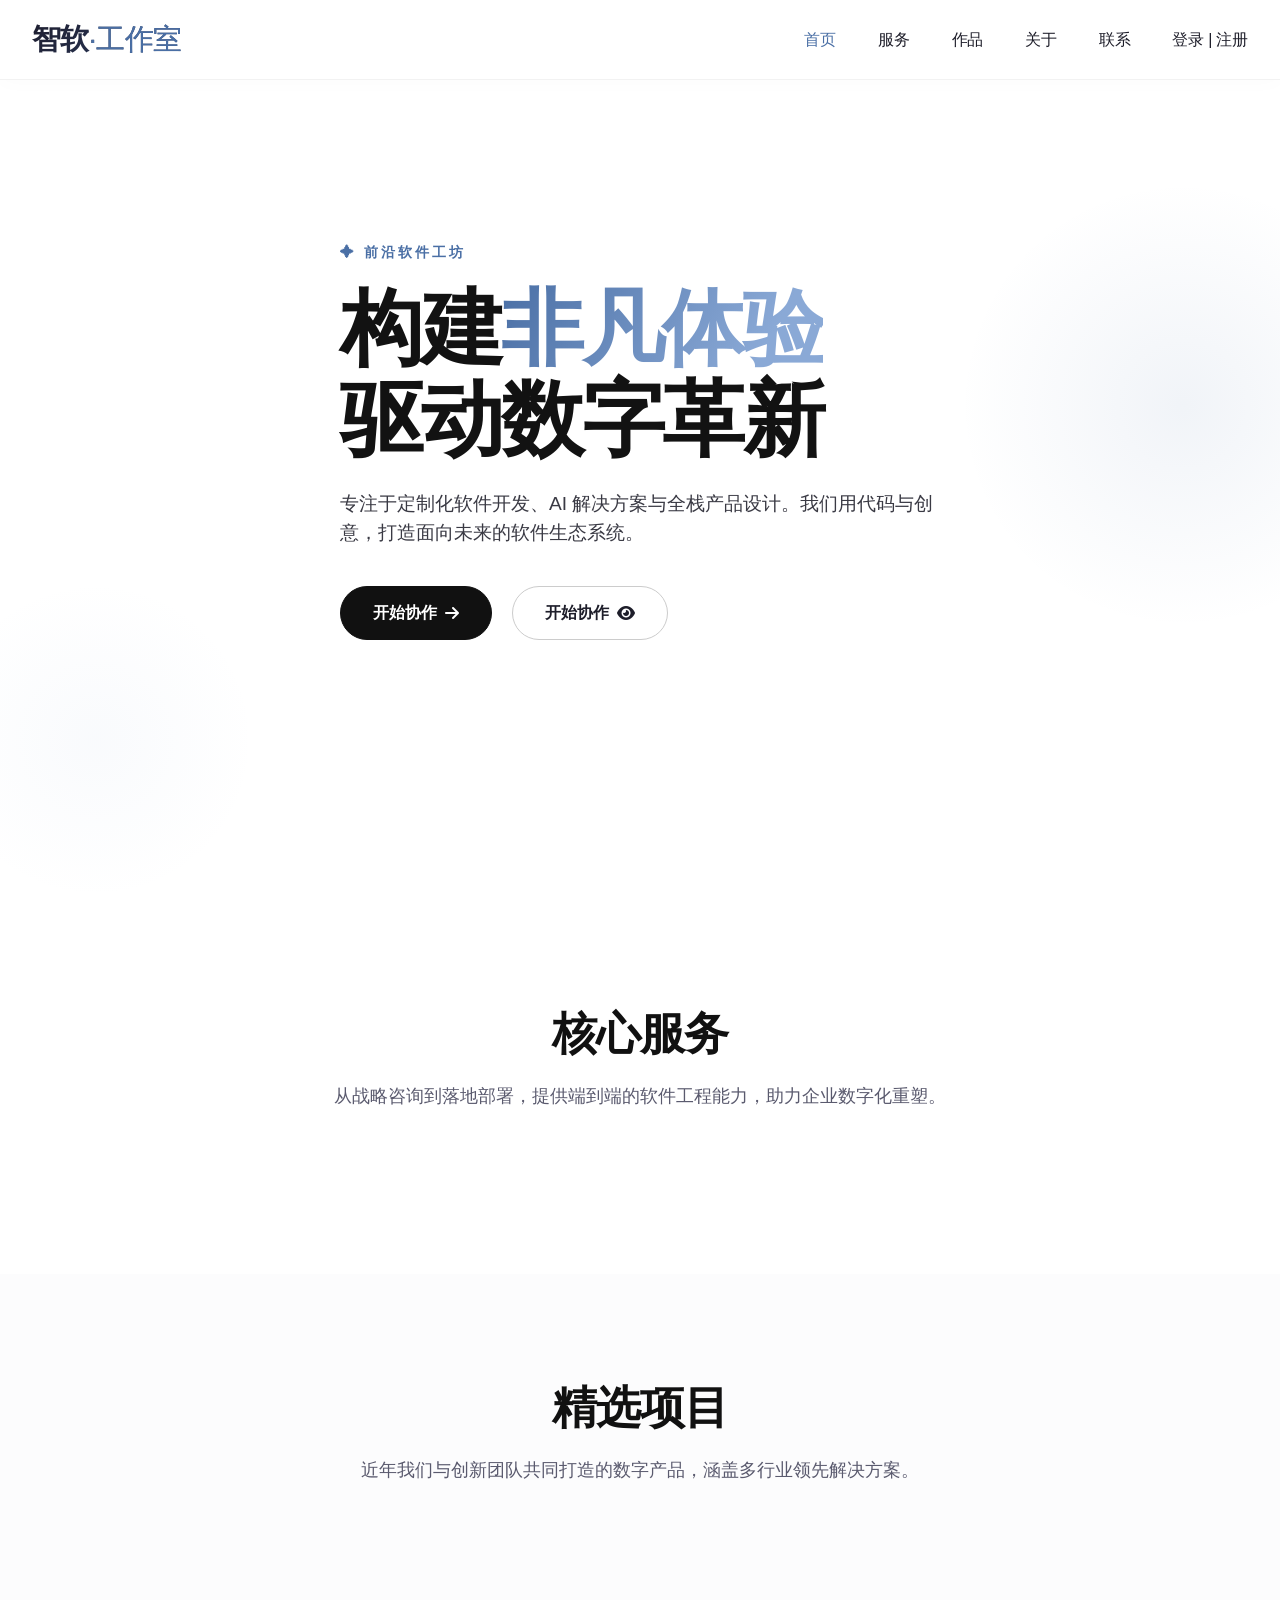
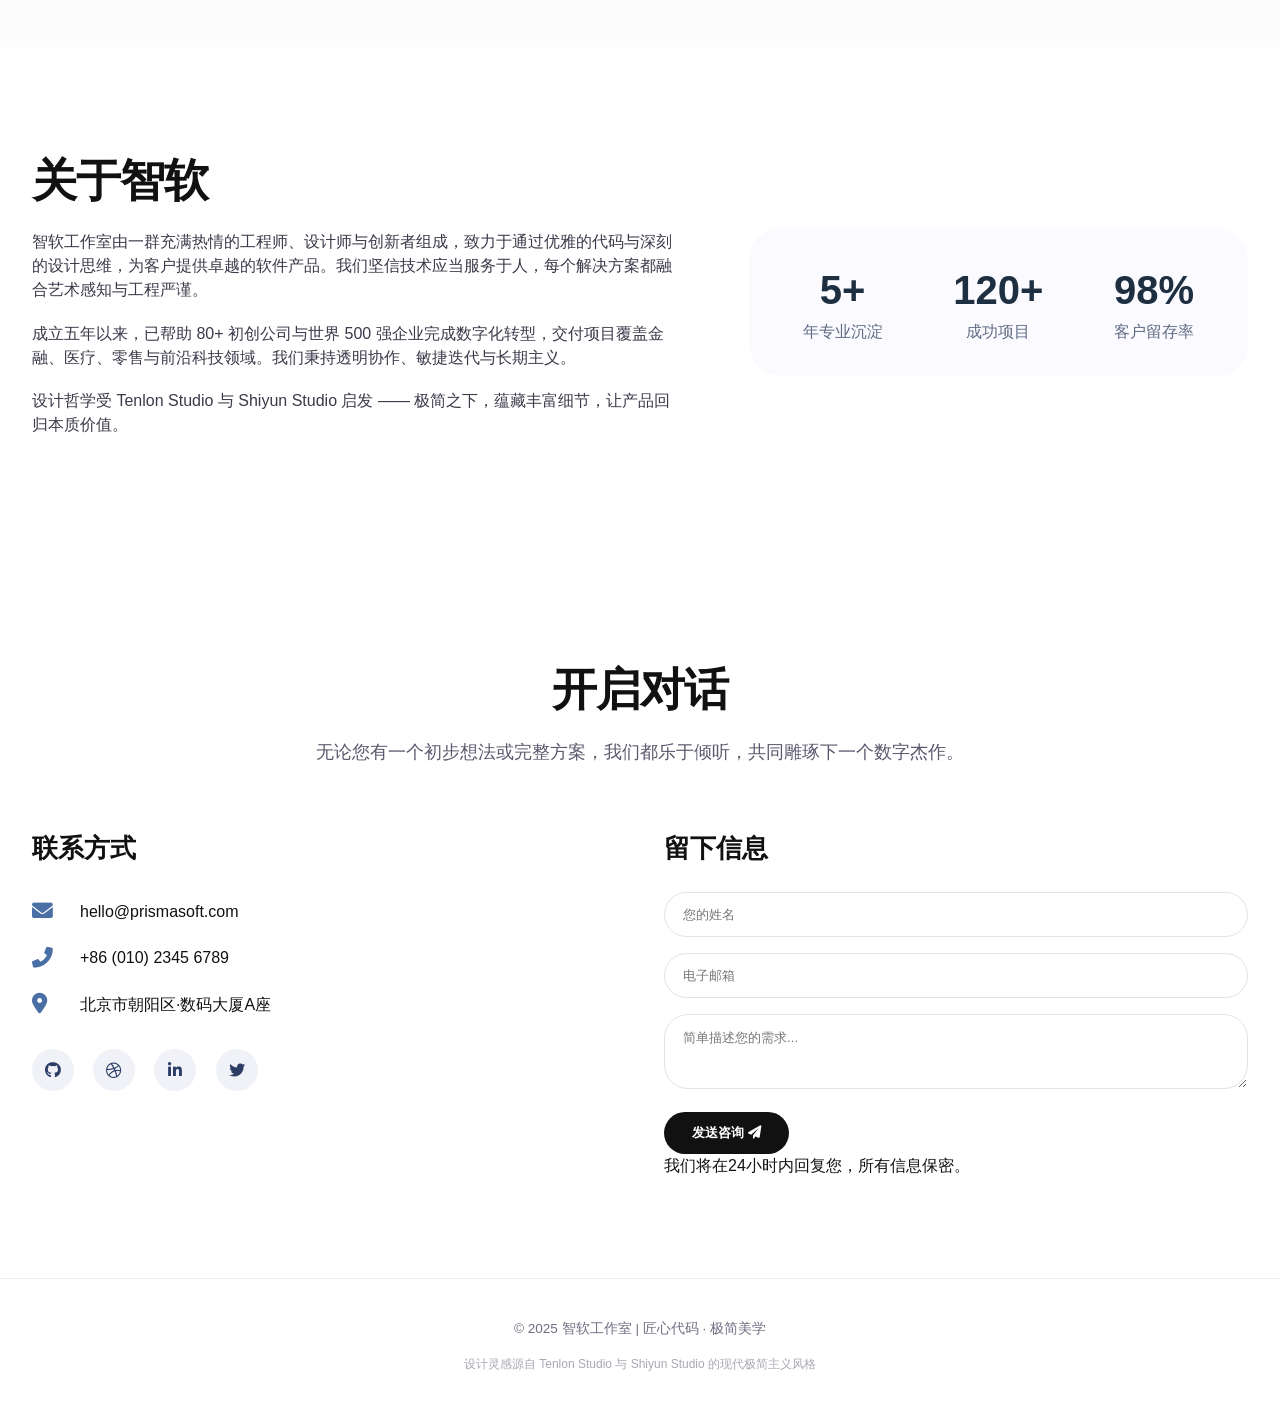
<file: index.html>
<!DOCTYPE html>
<html lang="zh-CN">
<head>
    <meta charset="UTF-8">
    <meta name="viewport" content="width=device-width, initial-scale=1.0, viewport-fit=cover">
    <title>智软工作室 | 创新·极简·卓越</title>
    <!-- Google Fonts & Font Awesome -->
    <!-- <link href="https://fonts.googleapis.com/css2?family=Inter:opsz,wght@14..32,300;400;500;600;700;800&display=swap" rel="stylesheet"> -->
    <link rel="stylesheet" href="https://cdnjs.cloudflare.com/ajax/libs/font-awesome/6.0.0-beta3/css/all.min.css">
    <link rel="stylesheet" href="./CSS/index/about.css">
    <link rel="stylesheet" href="./CSS/index/contact.css">
    <link rel="stylesheet" href="./CSS/index/footer.css">
    <link rel="stylesheet" href="./CSS/index/hero.css">
    <link rel="stylesheet" href="./CSS/index/services.css">
    <link rel="stylesheet" href="./CSS/index/project.css">
    <link rel="stylesheet" href="./CSS/index/nav.css">
    <link rel="stylesheet" href="./CSS/index/modal.css">
    <link rel="stylesheet" href="./CSS/index/main.css">
</head>
<body>

<!-- 头部（导航栏）静态 -->
<nav class="navbar" id="navbar">
    <div class="nav-container">
        <div class="logo">智软<span>·工作室</span></div>
        <div class="menu-toggle" id="mobile-menu">
            <i class="fas fa-bars"></i>
        </div>
        <div class="nav-links" id="nav-links">
            <a href="#home">首页</a>
            <a href="#services">服务</a>
            <a href="#works">作品</a>
            <a href="#about">关于</a>
            <a href="#contact">联系</a>
            <!-- 登录/用户区域动态插入 -->
            <div id="auth-area"></div>
        </div>
    </div>
</nav>

<main>
    <!-- Hero 区域（动态内容容器） -->
    <section id="home" class="hero">
        <div class="container">
            <div class="hero-content" id="hero-content">
                <div class="hero-badge">✦ 前沿软件工坊</div>
                <h1>构建<span class="hero-highlight">非凡体验</span><br>驱动数字革新</h1>
                <p>专注于定制化软件开发、AI 解决方案与全栈产品设计。我们用代码与创意，打造面向未来的软件生态系统。</p>
                <div class="btn-group">
                <a href="#contact" class="btn-primary">开始协作 <i class="fas fa-arrow-right"></i></a>
                <a href="#works" class="btn-outline">开始协作 <i class="fas fa-eye"></i></a>
        </div>
            </div>
        </div>
        <div class="hero-deco"></div>
        <div class="hero-deco2"></div>
    </section>

    <!-- 服务区域（动态容器） -->
    <section id="services">
        <div class="container">
            <div class="section-header" id="services-header">
                <h2 class="section-title">核心服务</h2>
                <p class="section-sub">从战略咨询到落地部署，提供端到端的软件工程能力，助力企业数字化重塑。</p>
            </div>
            <div class="services-grid" id="services-grid"></div>
        </div>
    </section>

    <!-- 作品集区域（动态容器） -->
    <section id="works" style="background: #FCFCFD;">
        <div class="container">
            <div class="section-header" id="works-header">
                <h2 class="section-title">精选项目</h2>
                <p class="section-sub">近年我们与创新团队共同打造的数字产品，涵盖多行业领先解决方案。</p>
            </div>
            <div class="works-grid" id="works-grid"></div>
        </div>
    </section>

    <!-- 关于区域（静态） -->
    <section id="about">
        <div class="container">
            <div class="about-wrapper">
                <div class="about-text fade-up">
                    <h2 class="section-title">关于智软</h2>
                    <p>智软工作室由一群充满热情的工程师、设计师与创新者组成，致力于通过优雅的代码与深刻的设计思维，为客户提供卓越的软件产品。我们坚信技术应当服务于人，每个解决方案都融合艺术感知与工程严谨。</p>
                    <p>成立五年以来，已帮助 80+ 初创公司与世界 500 强企业完成数字化转型，交付项目覆盖金融、医疗、零售与前沿科技领域。我们秉持透明协作、敏捷迭代与长期主义。</p>
                    <p>设计哲学受 Tenlon Studio 与 Shiyun Studio 启发 —— 极简之下，蕴藏丰富细节，让产品回归本质价值。</p>
                </div>
                <div class="about-stats fade-up">
                    <div class="stat-item">
                        <div class="stat-number">5+</div>
                        <div class="stat-label">年专业沉淀</div>
                    </div>
                    <div class="stat-item">
                        <div class="stat-number">120+</div>
                        <div class="stat-label">成功项目</div>
                    </div>
                    <div class="stat-item">
                        <div class="stat-number">98%</div>
                        <div class="stat-label">客户留存率</div>
                    </div>
                </div>
            </div>
        </div>
    </section>

    <!-- 联系区域（静态） -->
    <section id="contact" style="background: #ffffff;">
        <div class="container">
            <div class="section-header">
                <h2 class="section-title">开启对话</h2>
                <p class="section-sub">无论您有一个初步想法或完整方案，我们都乐于倾听，共同雕琢下一个数字杰作。</p>
            </div>
            <div class="contact-grid">
                <div class="contact-info fade-up">
                    <h3>联系方式</h3>
                    <div class="contact-details">
                        <div class="detail"><i class="fas fa-envelope"></i> <span>hello@prismasoft.com</span></div>
                        <div class="detail"><i class="fas fa-phone-alt"></i> <span>+86 (010) 2345 6789</span></div>
                        <div class="detail"><i class="fas fa-map-marker-alt"></i> <span>北京市朝阳区·数码大厦A座</span></div>
                    </div>
                    <div class="social-links">
                        <a href="#"><i class="fab fa-github"></i></a>
                        <a href="#"><i class="fab fa-dribbble"></i></a>
                        <a href="#"><i class="fab fa-linkedin-in"></i></a>
                        <a href="#"><i class="fab fa-twitter"></i></a>
                    </div>
                </div>
                <div class="contact-form fade-up">
                    <h3>留下信息</h3>
                        <input type="text" id="contact-name" placeholder="您的姓名" required>
                        <input type="email" id="contact-email" placeholder="电子邮箱" required>
                        <textarea rows="3" id="contact-desc" placeholder="简单描述您的需求..."></textarea>
                        <button type="submit" id="contact-btn">发送咨询 <i class="fas fa-paper-plane"></i></button>
                    <p class="form-note">我们将在24小时内回复您，所有信息保密。</p>
                </div>
            </div>
        </div>
    </section>
</main>

<!-- 页脚（静态） -->
<footer>
    <div class="container">
        <p>© 2025 智软工作室 | 匠心代码 · 极简美学</p>
        <div class="inspire">设计灵感源自 Tenlon Studio 与 Shiyun Studio 的现代极简主义风格</div>
    </div>
</footer>

<!-- 登录/注册模态框 -->
<div id="authModal" class="modal">
    <div class="modal-content">
        <span class="close-modal">&times;</span>
        <div class="modal-tabs">
            <button class="tab-btn active" data-tab="login">登录</button>
            <button class="tab-btn" data-tab="register">注册</button>
        </div>
        <!-- 登录表单 -->
        <form id="loginForm" class="auth-form active">
            <div class="input-group">
                <i class="fas fa-user"></i>
                <input type="text" id="loginUsernameOrEmail" placeholder="用户名 / 邮箱" required>
            </div>
            <div class="input-group">
                <i class="fas fa-lock"></i>
                <input type="password" id="loginPassword" placeholder="密码" required>
            </div>
            <button type="submit" class="auth-submit">登录</button>
            <p class="auth-error" id="loginError"></p>
        </form>
        <!-- 注册表单 -->
        <form id="registerForm" class="auth-form">
            <div class="input-group">
                <i class="fas fa-user"></i>
                <input type="text" id="regUsername" placeholder="用户名 (4-20位)" required>
            </div>
            <div class="input-group">
                <i class="fas fa-envelope"></i>
                <input type="email" id="regEmail" placeholder="邮箱" required>
            </div>
            <div class="input-group">
                <i class="fas fa-lock"></i>
                <input type="password" id="regPassword" placeholder="密码 (至少6位)" required>
            </div>
            <div class="input-group">
                <i class="fas fa-check-circle"></i>
                <input type="password" id="regConfirmPassword" placeholder="确认密码" required>
            </div>
            <button type="submit" class="auth-submit">注册新账号</button>
            <p class="auth-error" id="registerError"></p>
        </form>
    </div>
</div>

    <script src="./Script/axios.min.js"></script>
    <script src="./Script/index.js"></script>
</body>
</html>
</file>
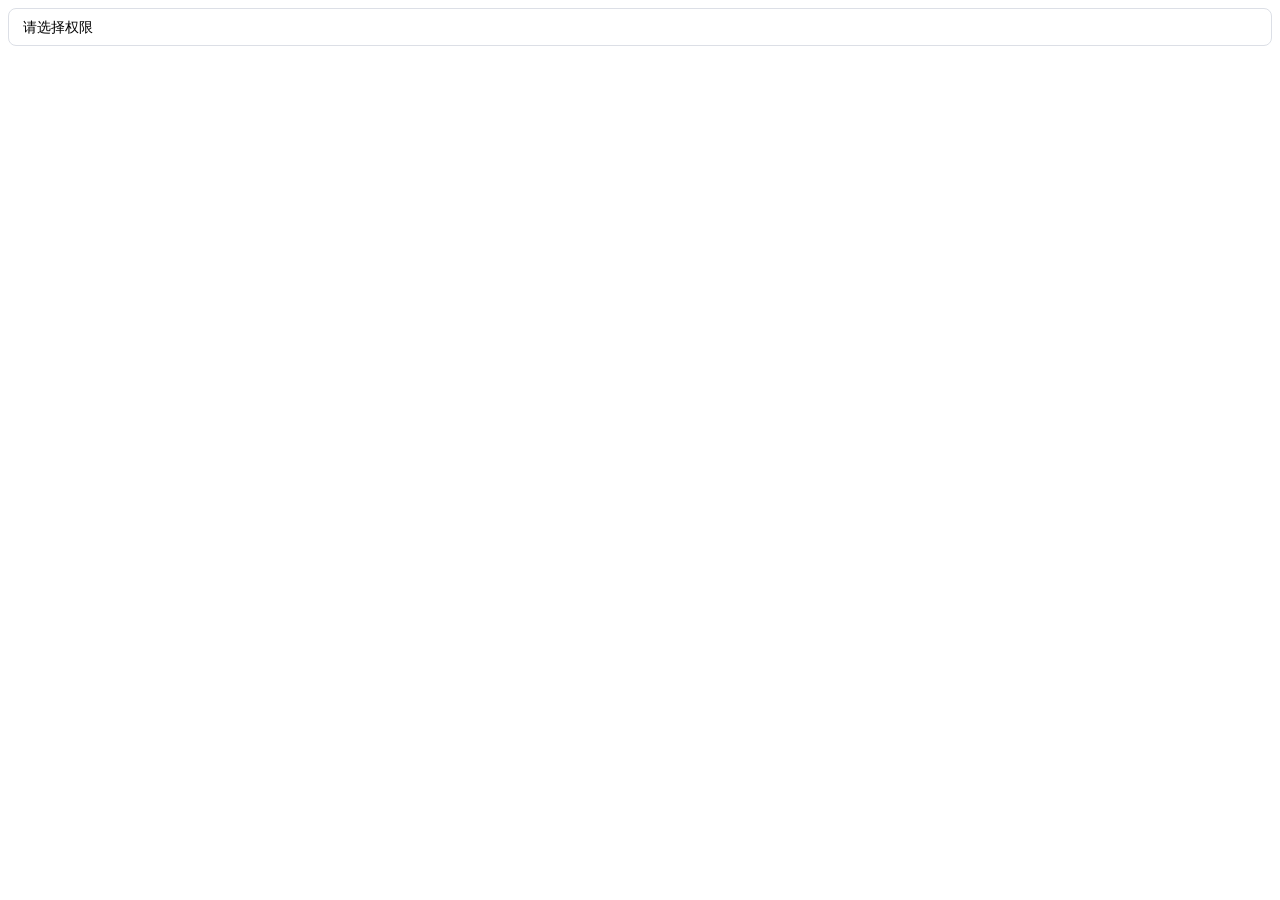
<file: test.html>
<!DOCTYPE html>
<html lang="en">
<head>
    <meta charset="UTF-8">
    <meta name="viewport" content="width=device-width, initial-scale=1.0">
    <title>Document</title>
    <style>
        .form-select {
        width: 100%;
        padding: 10px 14px;
        font-size: 14px;
        border: 1px solid #dcdfe6;
        border-radius: 8px;
        background-color: #fff;
        appearance: none;
        background-position: right 10px center;
        background-size: 16px;
        transition: border-color 0.2s;
        outline: none;
        }

        .form-select:focus {
        border-color: #165DFF;
        box-shadow: 0 0 0 2px rgba(22, 93, 255, 0.1);
        }

        .form-select option {
        padding: 8px;
        }
    </style>
</head>
<body>
    <select class="form-select">
        <option value="">请选择权限</option>
        <option value="admin">管理员</option>
        <option value="user">普通用户</option>
        <option value="guest">访客</option>
    </select>
</body>
</html>
</file>
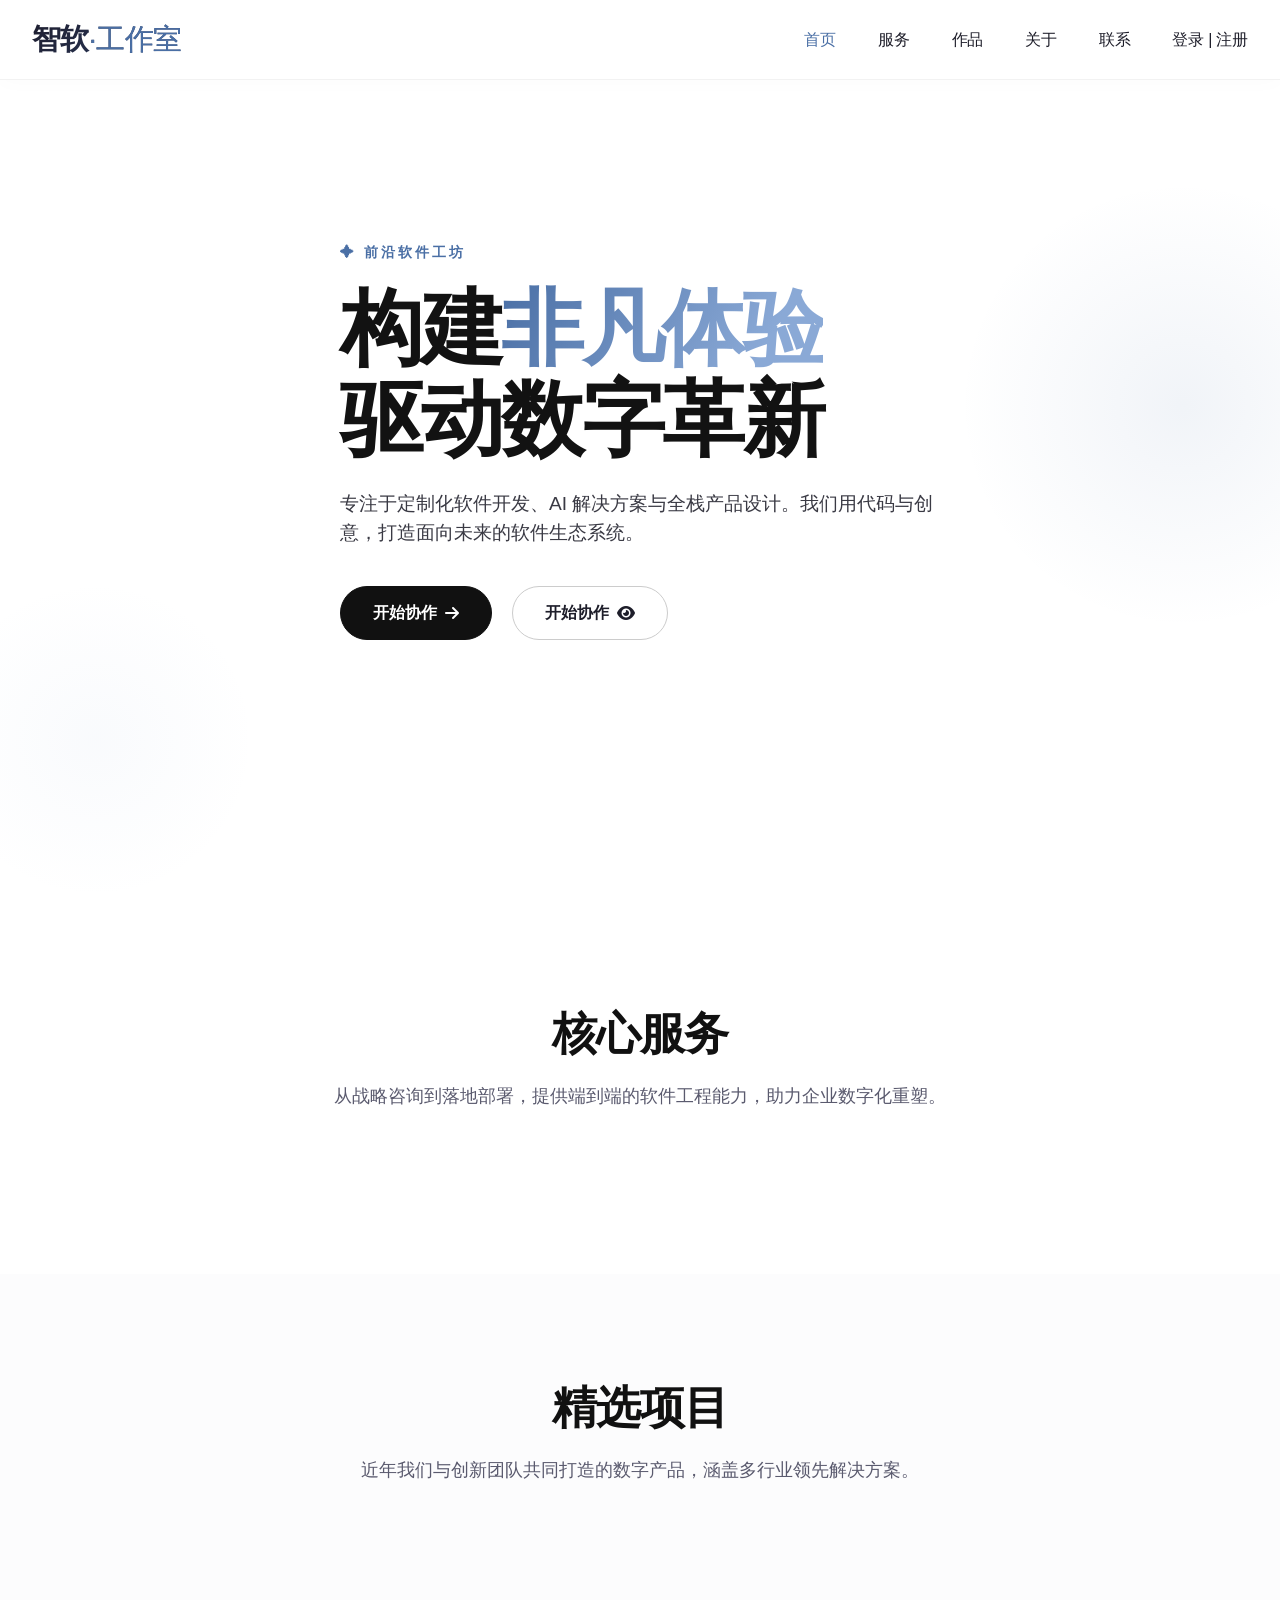
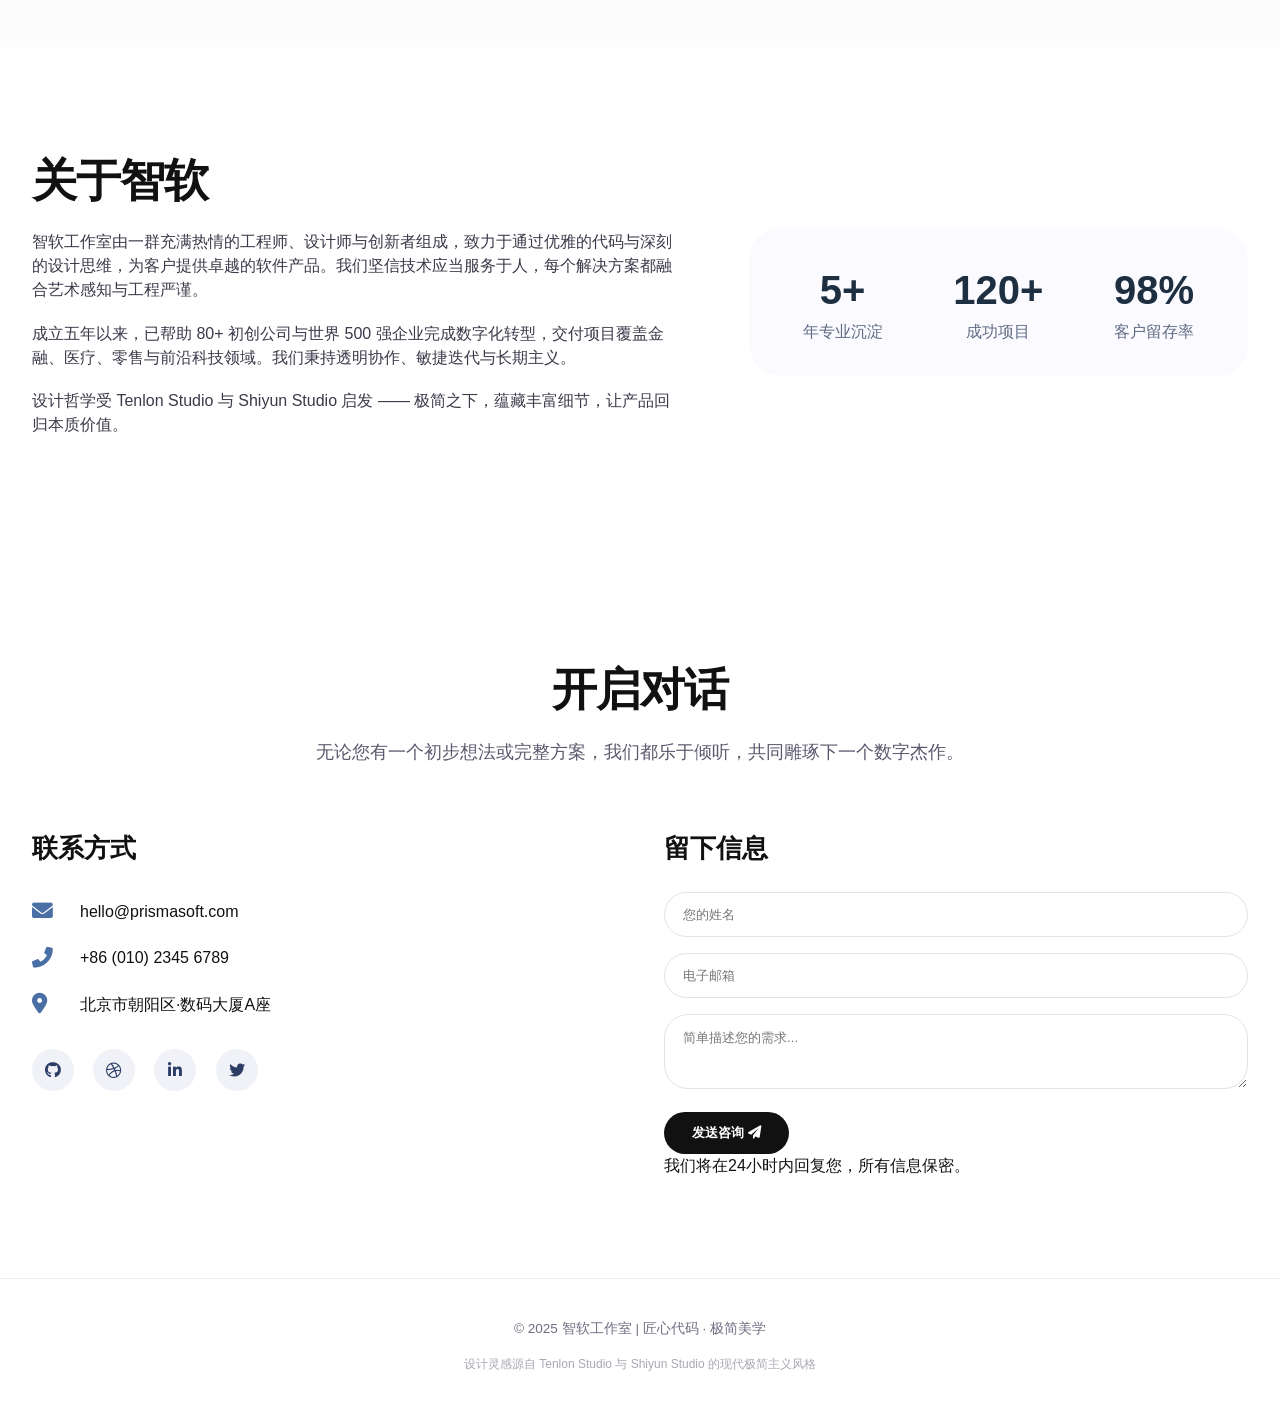
<file: Pages/admin.html>
<!DOCTYPE html>
<html lang="zh-CN">
<head>
    <meta charset="UTF-8">
    <meta name="viewport" content="width=device-width, initial-scale=1.0">
    <title>管理后台 - 智软工作室</title>
    <link href="https://fonts.googleapis.com/css2?family=Inter:opsz,wght@14..32,300;400;500;600;700;800&display=swap" rel="stylesheet">
    <link rel="stylesheet" href="https://cdnjs.cloudflare.com/ajax/libs/font-awesome/6.0.0-beta3/css/all.min.css">
    <link rel="stylesheet" href="../CSS/index/nav.css">
    <link rel="stylesheet" href="../CSS/index/main.css">
    <link rel="stylesheet" href="../CSS/admin/admin.css">
    <link rel="stylesheet" href="../CSS/admin/modal.css">
</head>
<body>
    <nav class="navbar" id="navbar">
        <div class="nav-container">
            <div class="logo"><a href="index.html" style="text-decoration:none; color:inherit;">智软<span>·工作室</span></a></div>
            <div class="menu-toggle" id="mobile-menu"><i class="fas fa-bars"></i></div>
            <div class="nav-links" id="nav-links">
                <a href="../index.html#home">首页</a>
                <a href="../index.html#services">服务</a>
                <a href="../index.html#works">作品</a>
                <a href="../index.html#about">关于</a>
                <a href="../index.html#contact">联系</a>
                <div id="auth-area"></div>
            </div>
        </div>
    </nav>

    <main class="admin-container">
        <div class="container">
            <div class="admin-header">
                <h1><i class="fas fa-tachometer-alt"></i> 管理后台</h1>
                <p>欢迎，<span id="adminName"></span> | 角色：管理员</p>
            </div>

            <div class="admin-stats">
                <div class="stat-card"><i class="fas fa-users"></i><span>128</span><label>注册用户</label></div>
                <div class="stat-card"><i class="fas fa-project-diagram"></i><span>24</span><label>进行中项目</label></div>
                <div class="stat-card"><i class="fas fa-comment-dots"></i><span>42</span><label>待处理留言</label></div>
            </div>

            <div class="admin-tabs">
                <button class="tab-btn active" data-tab="users">用户管理</button>
                <button class="tab-btn" data-tab="services">服务管理</button>
                <button class="tab-btn" data-tab="projects">项目管理</button>
            </div>

            <!-- 用户管理面板 -->
            <div id="usersPanel" class="admin-panel active">
                <div class="panel-header">
                    <h3>用户列表</h3>
                    <button id="addUserBtn" class="btn-sm"><i class="fas fa-plus"></i> 新增用户</button>
                </div>
                <table class="data-table">
                    <thead>
                        <tr><th>ID</th><th>用户名</th><th>邮箱</th><th>权限</th><th>姓名</th><th>加入时间</th><th>出生时间</th><th>区域</th><th>岗位</th><th>操作</th></tr>
                    </thead>
                    <tbody id="userTableBody">
                        <!-- 动态加载 -->
                    </tbody>
                </table>
            </div>

            <!-- 服务管理面板 -->
            <div id="servicesPanel" class="admin-panel">
                <div class="panel-header">
                    <h3>服务列表</h3>
                    <button id="addServiceBtn" class="btn-sm"><i class="fas fa-plus"></i> 新增服务</button>
                </div>
                <table class="data-table">
                    <thead><tr><th>ID</th><th>标题</th><th>描述</th><th>操作</th></tr></thead>
                    <tbody id="serviceTableBody"></tbody>
                </table>
            </div>

            <!-- 项目管理面板 -->
            <div id="projectsPanel" class="admin-panel">
                <div class="panel-header">
                    <h3>项目列表</h3>
                    <button id="addProjectBtn" class="btn-sm"><i class="fas fa-plus"></i> 新增项目</button>
                </div>
                <table class="data-table">
                    <thead><tr><th>ID</th><th>标题</th><th>描述</th><th>操作</th></tr></thead>
                    <tbody id="projectTableBody"></tbody>
                </table>
            </div>
        </div>
    </main>

    <footer>
        <div class="container">
            <p>© 2026 智软工作室 | 管理后台</p>
        </div>
    </footer>

    
    <div id="UserModal" class="modal">
        <div class="form-container">
            <span class="close-modal">&times;</span>
            <h2 id="UserForm-title">用户</h2>
            <!DOCTYPE html>
<html lang="zh-CN">
<head>
    <meta charset="UTF-8">
    <meta name="viewport" content="width=device-width, initial-scale=1.0">
    <title>管理后台 - 智软工作室</title>
    <link href="https://fonts.googleapis.com/css2?family=Inter:opsz,wght@14..32,300;400;500;600;700;800&display=swap" rel="stylesheet">
    <link rel="stylesheet" href="https://cdnjs.cloudflare.com/ajax/libs/font-awesome/6.0.0-beta3/css/all.min.css">
    <link rel="stylesheet" href="../CSS/index/nav.css">
    <link rel="stylesheet" href="../CSS/index/main.css">
    <link rel="stylesheet" href="../CSS/admin/admin.css">
    <link rel="stylesheet" href="../CSS/admin/modal.css">
</head>
<body>
    <nav class="navbar" id="navbar">
        <div class="nav-container">
            <div class="logo"><a href="index.html" style="text-decoration:none; color:inherit;">智软<span>·工作室</span></a></div>
            <div class="menu-toggle" id="mobile-menu"><i class="fas fa-bars"></i></div>
            <div class="nav-links" id="nav-links">
                <a href="../index.html#home">首页</a>
                <a href="../index.html#services">服务</a>
                <a href="../index.html#works">作品</a>
                <a href="../index.html#about">关于</a>
                <a href="../index.html#contact">联系</a>
                <div id="auth-area"></div>
            </div>
        </div>
    </nav>

    <main class="admin-container">
        <div class="container">
            <div class="admin-header">
                <h1><i class="fas fa-tachometer-alt"></i> 管理后台</h1>
                <p>欢迎，<span id="adminName"></span> | 角色：管理员</p>
            </div>

            <div class="admin-stats">
                <div class="stat-card"><i class="fas fa-users"></i><span>128</span><label>注册用户</label></div>
                <div class="stat-card"><i class="fas fa-project-diagram"></i><span>24</span><label>进行中项目</label></div>
                <div class="stat-card"><i class="fas fa-comment-dots"></i><span>42</span><label>待处理留言</label></div>
            </div>

            <div class="admin-tabs">
                <button class="tab-btn active" data-tab="users">用户管理</button>
                <button class="tab-btn" data-tab="services">服务管理</button>
                <button class="tab-btn" data-tab="projects">项目管理</button>
            </div>

            <!-- 用户管理面板 -->
            <div id="usersPanel" class="admin-panel active">
                <div class="panel-header">
                    <h3>用户列表</h3>
                    <button id="addUserBtn" class="btn-sm"><i class="fas fa-plus"></i> 新增用户</button>
                </div>
                <table class="data-table">
                    <thead>
                        <tr><th>ID</th><th>用户名</th><th>邮箱</th><th>权限</th><th>姓名</th><th>加入时间</th><th>出生时间</th><th>区域</th><th>岗位</th><th>操作</th></tr>
                    </thead>
                    <tbody id="userTableBody"></tbody>
                </table>
            </div>

            <!-- 服务管理面板 -->
            <div id="servicesPanel" class="admin-panel">
                <div class="panel-header">
                    <h3>服务列表</h3>
                    <button id="addServiceBtn" class="btn-sm"><i class="fas fa-plus"></i> 新增服务</button>
                </div>
                <table class="data-table">
                    <thead><tr><th>ID</th><th>标题</th><th>描述</th><th>操作</th></tr></thead>
                    <tbody id="serviceTableBody"></tbody>
                </table>
            </div>

            <!-- 项目管理面板 -->
            <div id="projectsPanel" class="admin-panel">
                <div class="panel-header">
                    <h3>项目列表</h3>
                    <button id="addProjectBtn" class="btn-sm"><i class="fas fa-plus"></i> 新增项目</button>
                </div>
                <table class="data-table">
                    <thead><tr><th>ID</th><th>标题</th><th>描述</th><th>操作</th></tr></thead>
                    <tbody id="projectTableBody"></tbody>
                </table>
            </div>
        </div>
    </main>

    <footer>
        <div class="container">
            <p>© 2026 智软工作室 | 管理后台</p>
        </div>
    </footer>

    <!-- 用户模态框（新增/编辑共用） -->
    <div id="UserModal" class="modal">
        <div class="form-container">
            <span class="close-modal">&times;</span>
            <h2 id="UserForm-title">用户</h2>
            <div class="input-group">
                <label for="userid">用户ID：</label>
                <input type="text" id="userid" name="userid" required>
            </div>
            <div class="input-group">
                <label for="username">用户名:</label>
                <input type="text" id="username" name="username" required>
            </div>
            <div class="input-group">
                <label for="email">邮箱:</label>
                <input type="email" id="email" name="email" required>
            </div>
            <div class="input-group">
                <label for="power">权限:</label>
                <select id="power" name="power" required>
                    <option value="user">普通用户</option>
                    <option value="member">成员</option>
                    <option value="admin">管理员</option>
            </select>
            </div>
            <div class="input-group">
                <label for="name">姓名:</label>
                <input type="text" id="name" name="name" required>
            </div>
            <div class="input-group">
                <label for="joinDate">加入时间:</label>
                <input type="date" id="joinDate" name="joinDate" required>
            </div>
            <div class="input-group">
                <label for="birthTime">出生时间:</label>
                <input type="date" id="birthTime" name="birthTime" required>
            </div>
            <div class="input-group">
                <label for="region">区域:</label>
                <input type="text" id="region" name="region" required>
            </div>
            <div class="input-group">
                <label for="job">岗位:</label>
                <input type="text" id="job" name="job" required>
            </div>
            <div class="input-group">
                <label for="password">密码:</label>
                <input type="text" id="password" name="password" required>
            </div>
            <p class="auth-hint"></p>
            <button type="submit" id="UserBtn" class="btn-sm">用户</button>
        </div>
    </div>


    <script src="../Script/axios.min.js"></script>
    <script src="../Script/index.js"></script>
    <script src="../Script/admin/admin.js"></script>
</body>
</html>
</file>
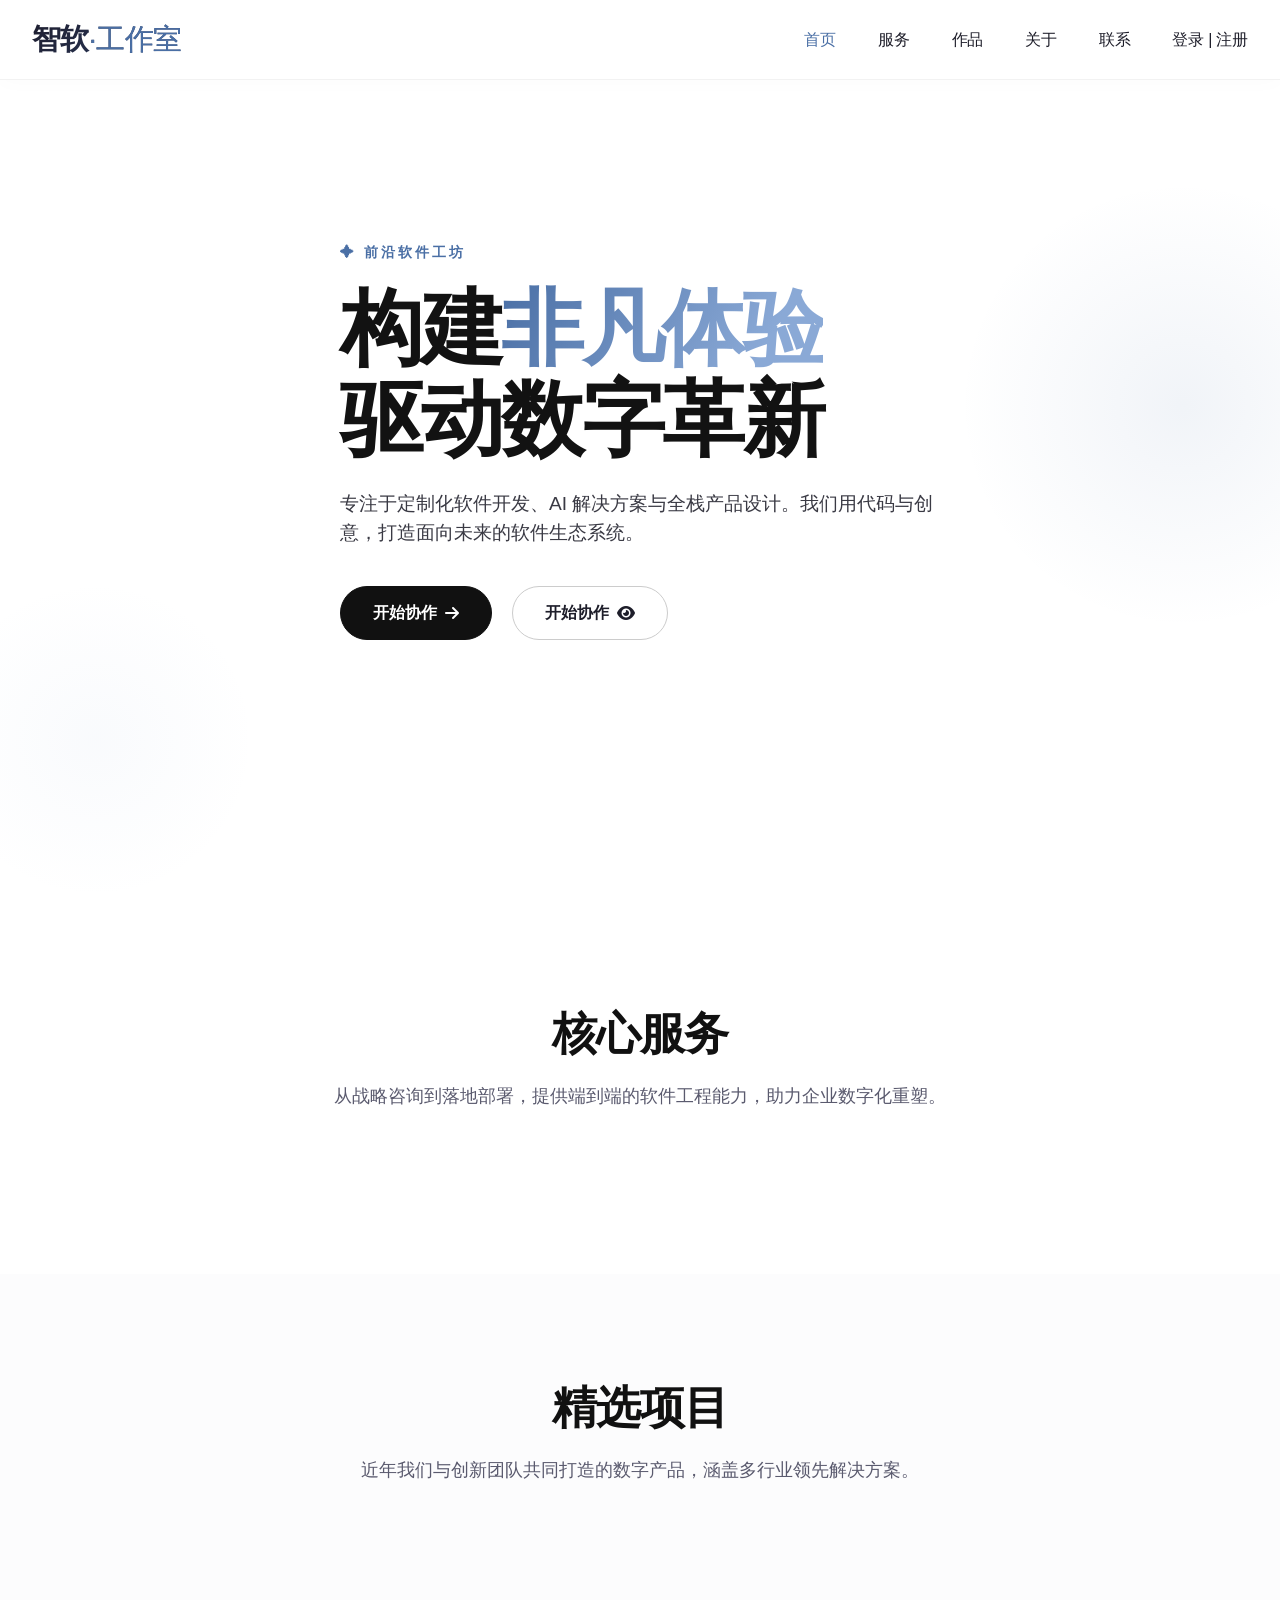
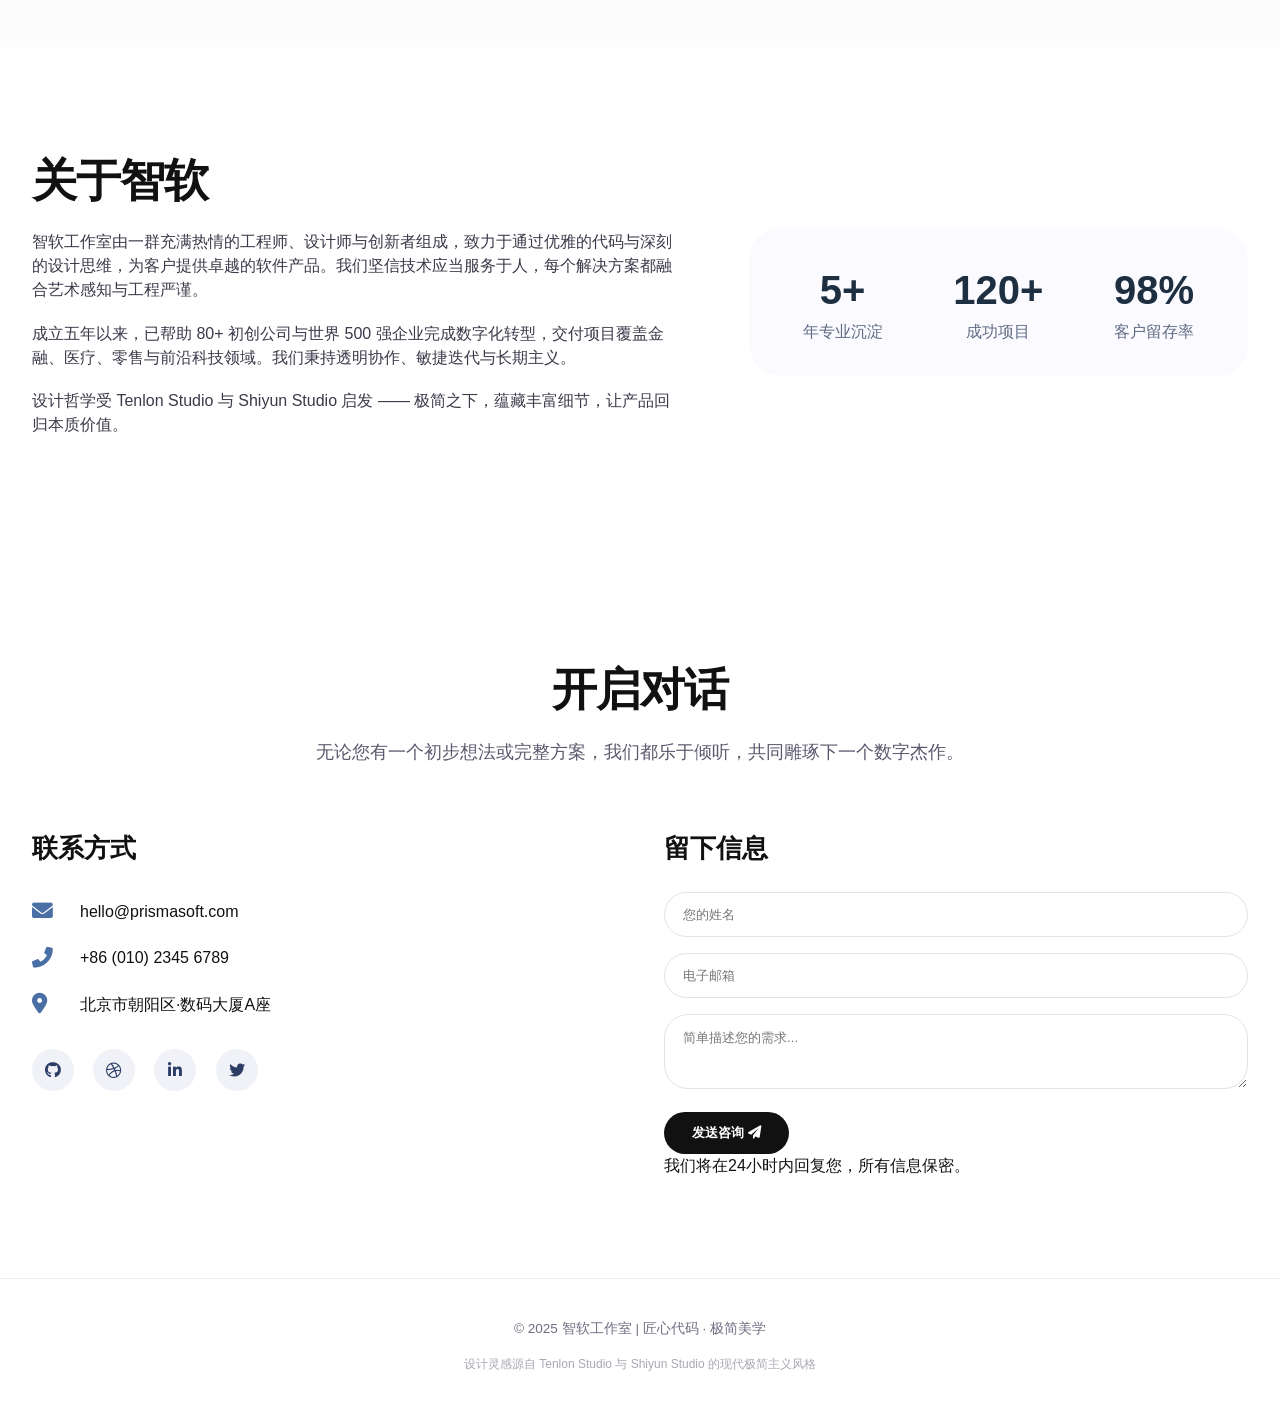
<file: Pages/profile.html>
<!DOCTYPE html>
<html lang="zh-CN">
<head>
    <meta charset="UTF-8">
    <meta name="viewport" content="width=device-width, initial-scale=1.0">
    <title>个人空间 - 智软工作室</title>
    <link href="https://fonts.googleapis.com/css2?family=Inter:opsz,wght@14..32,300;400;500;600;700;800&display=swap" rel="stylesheet">
    <link rel="stylesheet" href="https://cdnjs.cloudflare.com/ajax/libs/font-awesome/6.0.0-beta3/css/all.min.css">
    <link rel="stylesheet" href="../CSS/index/main.css">
    <link rel="stylesheet" href="../CSS/profile/profile.css">
    <link rel="stylesheet" href="../CSS/index/nav.css">
</head>
<body>
    <nav class="navbar" id="navbar">
        <div class="nav-container">
            <div class="logo"><a href="index.html" style="text-decoration:none; color:inherit;">智软<span>·工作室</span></a></div>
            <div class="menu-toggle" id="mobile-menu"><i class="fas fa-bars"></i></div>
            <div class="nav-links" id="nav-links">
                <a href="../index.html#home">首页</a>
                <a href="../index.html#services">服务</a>
                <a href="../index.html#works">作品</a>
                <a href="../index.html#about">关于</a>
                <a href="../index.html#contact">联系</a>
                <div id="auth-area"></div>
            </div>
        </div>
    </nav>

    <main class="profile-container">
        <div class="container">
            <div class="profile-header">
                <div class="profile-avatar">
                    <i class="fas fa-user-circle fa-4x"></i>
                </div>
                <div class="profile-title">
                    <h1>个人空间</h1>
                    <p>欢迎回来，<span id="profileUsername"></span></p>
                </div>
                <div id= "admin-btn" class="profile-btn">
                    <button type="submit" class="detail-btn">管理后台</button>
                </div>
            </div>

            <div class="profile-grid">
                <!-- 个人信息卡片 -->
                <div class="card info-card">
                    <h3><i class="fas fa-user-edit"></i> 个人信息</h3>
                        <!-- <div class="form-group">
                            <label>头像</label>
                            <div class="avatar-upload">
                                <img id="avatarPreview" src="https://via.placeholder.com/80" alt="avatar">
                                <button type="button" id="uploadAvatarBtn" class="detail-btn">更换头像</button>
                            </div>
                        </div> -->
                        <div class="form-group">
                            <label>用户名</label>
                            <input type="text" id="editUsername" disabled>
                        </div>
                        <div class="form-group">
                            <label>邮箱</label>
                            <input type="email" id="editEmail">
                        </div>
                        <div class="form-group">
                            <label>姓名</label>
                            <input type="nanme" id="editName">
                        </div>
                        <div class="form-group">
                            <label>加入日期</label>
                            <input type="birthday" id="editJoindate" disableds>
                        </div>
                        <div class="form-group">
                            <label>所在地</label>
                            <input type="region" id="editRegion">
                        </div>
                        <div class="form-group">
                            <label>职业</label>
                            <input type="job" id="editJob">
                        </div>
                        <div class="profile-btn">
                            <input type="file" class="file-input" id="editAvater">
                            <label for="editAvater" class="detail-btn">选择头像</label>
                            <button type="submit" class="detail-btn" id="edit">保存修改</button>
                        </div>
                </div>

                <!-- 我的项目卡片 -->
                <div class="card projects-card">
                    <h3><i class="fas fa-code-branch"></i> 我的项目</h3>
                    <div id="myProjectsList">
                        <!-- 动态加载项目列表 -->
                    </div>
                    <div class="profile-btn">
                        <button class="detail-btn" id="viewAllProjects">查看全部</button>
                    </div>
                </div>

                <!-- 活动记录卡片 -->
                <div class="card activity-card">
                    <h3><i class="fas fa-history"></i> 最近活动</h3>
                    <ul class="activity-list">
                        <li><i class="fas fa-check-circle"></i> 登录了系统 - 刚刚</li>
                        <li><i class="fas fa-edit"></i> 更新了个人资料 - 2天前</li>
                        <li><i class="fas fa-comment"></i> 提交了项目咨询 - 5天前</li>
                    </ul>
                </div>
            </div>
        </div>
    </main>

    <footer>
        <div class="container">
            <p>© 2025 智软工作室 | 匠心代码 · 极简美学</p>
        </div>
    </footer>

    <script src="../Script/profile/profile.js"></script>
    <script src="../Script/axios.min.js"></script>
    <!-- <script src="../Script/index.js"></script> -->
</body>
</html>
</file>
<file: CSS/index/about.css>
/* 关于区域 - 双栏 */
.about-wrapper {
    display: flex;
    flex-wrap: wrap;
    gap: 4rem;
    justify-content: space-between;
    align-items: center;
}

.about-text {
    flex: 1.2;
}

.about-stats {
    flex: 0.8;
    display: flex;
    flex-wrap: wrap;
    gap: 2rem;
    background: #fafaff;
    padding: 2rem;
    border-radius: 32px;
}

.stat-item {
    flex: 1;
    text-align: center;
}

.stat-number {
    font-size: 2.5rem;
    font-weight: 800;
    color: #1e2f41;
}

.stat-label {
    color: #5f6c84;
}

.about-text p {
    margin-bottom: 1.2rem;
    color: #3a3a4a;
}
</file>
<file: CSS/index/contact.css>
/* 联系区域 */
.contact-grid {
    display: grid;
    grid-template-columns: 1fr 1fr;
    gap: 3rem;
}

.contact-info h3, .contact-form h3 {
    font-size: 1.6rem;
    margin-bottom: 1.5rem;
    font-weight: 600;
}

.contact-details {
    margin: 2rem 0;
}

.contact-details .detail {
    display: flex;
    align-items: center;
    gap: 1rem;
    margin-bottom: 1.4rem;
}

.detail i {
    width: 32px;
    font-size: 1.3rem;
    color: #4A6FA5;
}

.social-links {
    display: flex;
    gap: 1.2rem;
    margin-top: 1.5rem;
}

.social-links a {
    background: #f0f2f8;
    width: 42px;
    height: 42px;
    border-radius: 50%;
    display: inline-flex;
    align-items: center;
    justify-content: center;
    color: #2c3e66;
    transition: all 0.2s;
    text-decoration: none;
}

.social-links a:hover {
    background: #2c3e66;
    color: white;
    transform: translateY(-3px);
}

.contact-form input, .contact-form textarea {
    width: 100%;
    padding: 14px 18px;
    margin-bottom: 1rem;
    border: 1px solid #e2e2ec;
    border-radius: 24px;
    font-family: inherit;
    background: #fff;
    transition: 0.2s;
}

.contact-form input:focus, .contact-form textarea:focus {
    outline: none;
    border-color: #4A6FA5;
    box-shadow: 0 0 0 3px rgba(74,111,165,0.1);
}

.contact-form button {
    background: #111;
    color: white;
    border: none;
    padding: 12px 28px;
    border-radius: 32px;
    font-weight: 600;
    cursor: pointer;
    transition: 0.2s;
}

.contact-form button:hover {
    background: #2c3e66;
}
</file>
<file: CSS/index/footer.css>
/* 页脚 */
footer {
    border-top: 1px solid #eceef4;
    padding: 40px 0 32px;
    text-align: center;
    color: #6f6f84;
    font-size: 0.85rem;
}

.inspire {
    margin-top: 16px;
    opacity: 0.6;
    font-size: 0.75rem;
}
</file>
<file: CSS/index/hero.css>
/* Hero 区域 */
.hero {
    min-height: 100vh;
    display: flex;
    align-items: center;
    padding-top: 80px;
    position: relative;
    overflow: hidden;
}

.hero-content {
    max-width: 900px;
    z-index: 2;
}

.hero-badge {
    font-size: 0.85rem;
    text-transform: uppercase;
    letter-spacing: 3px;
    color: #4A6FA5;
    font-weight: 600;
    margin-bottom: 1.2rem;
    display: inline-block;
}

.hero h1 {
    font-size: clamp(2.8rem, 8vw, 5.2rem);
    font-weight: 700;
    line-height: 1.1;
    letter-spacing: -0.03em;
    margin-bottom: 1.5rem;
    color: #121212;
}

.hero-highlight {
    background: linear-gradient(120deg, #4A6FA5 0%, #8AA9D6 80%);
    background-clip: text;
    -webkit-background-clip: text;
    color: transparent;
}

.hero p {
    font-size: 1.2rem;
    color: #3a3a44;
    max-width: 600px;
    margin-bottom: 2.4rem;
    line-height: 1.5;
}

.btn-group {
    display: flex;
    gap: 20px;
    flex-wrap: wrap;
}

.btn-primary, .btn-outline {
    display: inline-flex;
    align-items: center;
    gap: 8px;
    padding: 14px 32px;
    border-radius: 40px;
    font-weight: 600;
    text-decoration: none;
    transition: all 0.25s ease;
    font-size: 1rem;
}

.btn-primary {
    background: #111;
    color: white;
    border: 1px solid #111;
}

.btn-primary:hover {
    background: #2c3e66;
    border-color: #2c3e66;
    transform: translateY(-3px);
    box-shadow: 0 12px 24px -12px rgba(0,0,0,0.2);
}

.btn-outline {
    border: 1px solid #ccc;
    color: #1e1e2a;
    background: transparent;
}

.btn-outline:hover {
    border-color: #111;
    background: #f8f8fc;
    transform: translateY(-3px);
}
/* 抽象装饰圆 */
.hero-deco {
    position: absolute;
    right: -10%;
    top: 20%;
    width: 450px;
    height: 450px;
    background: radial-gradient(circle, rgba(74,111,165,0.08) 0%, rgba(255,255,255,0) 70%);
    border-radius: 50%;
    pointer-events: none;
    z-index: 0;
}

.hero-deco2 {
    left: -5%;
    bottom: 0;
    width: 320px;
    height: 320px;
    background: radial-gradient(circle, rgba(138,169,214,0.05) 0%, rgba(255,255,255,0) 70%);
    position: absolute;
    border-radius: 50%;
}
</file>
<file: CSS/index/services.css>
/* 服务卡片网格 */
.services-grid {
    display: grid;
    grid-template-columns: repeat(auto-fill, minmax(280px, 1fr));
    gap: 2rem;
}
.service-card {
    background: #ffffff;
    border-radius: 28px;
    padding: 2rem 1.8rem;
    transition: all 0.3s ease;
    border: 1px solid #efefef;
    box-shadow: 0 4px 14px rgba(0, 0, 0, 0.02);
}
.service-card:hover {
    transform: translateY(-8px);
    border-color: #e0e4ec;
    box-shadow: 0 20px 30px -12px rgba(0, 0, 0, 0.08);
}
.service-icon {
    font-size: 2.5rem;
    color: #4A6FA5;
    margin-bottom: 1.5rem;
}
.service-card h3 {
    font-size: 1.5rem;
    margin-bottom: 0.8rem;
    font-weight: 600;
}
.service-card p {
    color: #5a5a6e;
    line-height: 1.5;
}

.service-btn {
    display: flex;
    justify-content: flex-end;
    margin-bottom: 10px;
    margin-right: 10px;
}

.service-card:hover {
    transform: translateY(-5px);
    box-shadow: 0 5px 15px rgba(0, 0, 0, 0.1);
}
</file>
<file: CSS/index/project.css>
/* 作品集网格 */
.works-grid {
    display: grid;
    grid-template-columns: repeat(auto-fill, minmax(320px, 1fr));
    gap: 2rem;
}

.work-item {
    border-radius: 24px;
    overflow: hidden;
    background: #fff;
    transition: all 0.3s;
    border: 1px solid #f0f0f0;
}

.work-img {
    height: 240px;
    background: linear-gradient(135deg, #f5f7fc, #eef2f9);
    display: flex;
    align-items: center;
    justify-content: center;
    font-size: 3rem;
    color: #2c3e66;
    transition: transform 0.4s;
}

.work-item:hover .work-img {
    transform: scale(1.02);
}

.work-info {
    padding: 1.5rem;
}

.work-info h4 {
    font-size: 1.3rem;
    font-weight: 600;
    margin-bottom: 0.5rem;
}

.work-info p {
    color: #6c6c80;
    font-size: 0.9rem;
}

.work-btn {
    display: flex;
    justify-content: flex-end;
    margin-bottom: 2rem;
    margin-right: 1.8rem;
}


.work-item:hover {
    transform: translateY(-5px);
    box-shadow: 0 5px 15px rgba(0, 0, 0, 0.1);
}
</file>
<file: CSS/index/nav.css>
.navbar {
    position: fixed;
    top: 0;
    left: 0;
    width: 100%;
    background-color: rgba(255, 255, 255, 0.92);
    backdrop-filter: blur(12px);
    z-index: 1000;
    transition: all 0.3s ease;
    border-bottom: 1px solid rgba(0, 0, 0, 0.05);
    box-shadow: 0 2px 20px rgba(0, 0, 0, 0.02);
}

.navbar.scrolled {
    background-color: rgba(255, 255, 255, 0.96);
    box-shadow: 0 8px 24px rgba(0, 0, 0, 0.04);
    border-bottom-color: rgba(0, 0, 0, 0.08);
}

.nav-container {
    display: flex;
    justify-content: space-between;
    align-items: center;
    padding: 18px 32px;
    max-width: 1400px;
    margin: 0 auto;
}

.logo {
    font-size: 1.8rem;
    font-weight: 700;
    letter-spacing: -0.02em;
    background: linear-gradient(135deg, #1E1E2F, #2C3E66);
    -webkit-background-clip: text;
    background-clip: text;
    color: transparent;
    transition: transform 0.2s;
}

.logo span {
    font-weight: 300;
    color: #4A6FA5;
    background: none;
    -webkit-background-clip: unset;
    background-clip: unset;
}

.nav-links {
    display: flex;
    gap: 42px;
    align-items: center;
}

.nav-links a {
    text-decoration: none;
    font-weight: 500;
    font-size: 1rem;
    color: #1e1e2a;
    transition: color 0.2s;
    letter-spacing: -0.2px;
}

.nav-links a:hover {
    color: #4A6FA5;
}

.menu-toggle {
    display: none;
    font-size: 1.6rem;
    cursor: pointer;
    background: none;
    border: none;
    color: #1e1e2a;
}

/* 移动端导航 */
@media (max-width: 800px) {
    .nav-links {
        position: fixed;
        top: 74px;
        left: -100%;
        width: 80%;
        height: calc(100vh - 74px);
        background: rgba(255, 255, 255, 0.98);
        backdrop-filter: blur(20px);
        flex-direction: column;
        gap: 2rem;
        padding: 3rem 2rem;
        transition: left 0.3s cubic-bezier(0.2, 0.9, 0.4, 1.1);
        box-shadow: 4px 0 24px rgba(0,0,0,0.05);
        z-index: 999;
        align-items: flex-start;
    }
    .nav-links.active {
        left: 0;
    }
    .menu-toggle {
        display: block;
    }
    .container {
        padding: 0 24px;
    }
}
</file>
<file: CSS/index/modal.css>
/* ========== 登录/注册模态框样式 ========== */
.modal {
    display: none;
    position: fixed;
    z-index: 1100;
    left: 0;
    top: 0;
    width: 100%;
    height: 100%;
    background-color: rgba(0, 0, 0, 0.5);
    backdrop-filter: blur(4px);
    align-items: center;
    justify-content: center;
}
.modal-content {
    background: #fff;
    border-radius: 32px;
    width: 90%;
    max-width: 460px;
    padding: 2rem 1.8rem;
    position: relative;
    box-shadow: 0 20px 35px rgba(0,0,0,0.2);
    animation: modalFadeIn 0.2s ease;
}
@keyframes modalFadeIn {
    from { opacity: 0; transform: scale(0.96); }
    to { opacity: 1; transform: scale(1); }
}
.close-modal {
    position: absolute;
    right: 1.5rem;
    top: 1.2rem;
    font-size: 1.8rem;
    cursor: pointer;
    color: #888;
    transition: 0.2s;
}
.close-modal:hover {
    color: #111;
}
.modal-tabs {
    display: flex;
    gap: 1rem;
    margin-bottom: 2rem;
    border-bottom: 1px solid #eee;
}
.tab-btn {
    background: none;
    border: none;
    font-size: 1.1rem;
    font-weight: 600;
    padding: 0.5rem 0;
    cursor: pointer;
    color: #777;
    transition: 0.2s;
    position: relative;
}
.tab-btn.active {
    color: #4A6FA5;
}
.tab-btn.active::after {
    content: '';
    position: absolute;
    bottom: -1px;
    left: 0;
    width: 100%;
    height: 2px;
    background: #4A6FA5;
}
.auth-form {
    display: none;
    flex-direction: column;
    gap: 1.2rem;
}
.auth-form.active {
    display: flex;
}
.input-group {
    display: flex;
    align-items: center;
    background: #f5f7fc;
    border-radius: 48px;
    padding: 0 1rem;
    border: 1px solid #e2e2ec;
    transition: 0.2s;
}
.input-group:focus-within {
    border-color: #4A6FA5;
    background: #fff;
}
.input-group i {
    color: #9aa4bf;
    font-size: 1rem;
    width: 24px;
}
.input-group input {
    width: 100%;
    padding: 14px 0 14px 8px;
    background: transparent;
    border: none;
    outline: none;
    font-size: 0.95rem;
    font-family: 'Inter', sans-serif;
}
.auth-submit {
    background: #111;
    color: white;
    border: none;
    padding: 12px;
    border-radius: 48px;
    font-weight: 600;
    font-size: 1rem;
    cursor: pointer;
    transition: 0.2s;
    margin-top: 0.5rem;
}
.auth-submit:hover {
    background: #2c3e66;
}
.auth-error {
    color: #e55;
    font-size: 0.8rem;
    text-align: center;
    margin-top: 0.2rem;
}

/* 用户下拉菜单 */
.user-menu {
    position: relative;
    cursor: pointer;
}
.user-avatar {
    display: flex;
    align-items: center;
    gap: 8px;
    background: #f0f2f8;
    padding: 8px 16px;
    border-radius: 40px;
    font-weight: 500;
    transition: 0.2s;
}
.user-avatar i {
    font-size: 1rem;
    color: #4A6FA5;
}
.user-avatar span {
    max-width: 120px;
    white-space: nowrap;
    overflow: hidden;
    text-overflow: ellipsis;
}
.user-avatar:hover {
    background: #e6e9f2;
}
.dropdown-menu {
    position: absolute;
    top: 52px;
    right: 0;
    background: white;
    border-radius: 20px;
    box-shadow: 0 12px 28px rgba(0,0,0,0.12);
    width: 180px;
    padding: 0.5rem 0;
    opacity: 0;
    visibility: hidden;
    transition: 0.2s;
    z-index: 100;
    border: 1px solid #efefef;
}
.user-menu:hover .dropdown-menu,
.user-menu.active .dropdown-menu {
    opacity: 1;
    visibility: visible;
}
.dropdown-menu a {
    display: flex;
    align-items: center;
    gap: 12px;
    padding: 12px 20px;
    color: #2c3e66;
    text-decoration: none;
    font-size: 0.9rem;
    transition: 0.1s;
}
.dropdown-menu a:hover {
    background: #f5f7fc;
    color: #111;
}
.dropdown-menu hr {
    margin: 0.3rem 0;
    border-color: #f0f0f0;
}
/* 移动端适配调整 */
@media (max-width: 800px) {
    .user-menu {
        width: 100%;
    }
    .user-avatar {
        justify-content: center;
    }
    .dropdown-menu {
        position: static;
        width: 100%;
        margin-top: 0.5rem;
        box-shadow: none;
        border: 1px solid #eceef4;
    }
    .user-menu:hover .dropdown-menu,
    .user-menu.active .dropdown-menu {
        opacity: 1;
        visibility: visible;
    }
}
</file>
<file: CSS/index/main.css>
* {
    margin: 0;
    padding: 0;
    box-sizing: border-box;
}

body {
    font-family: 'Inter', sans-serif;
    background-color: #ffffff;
    color: #111111;
    line-height: 1.5;
    scroll-behavior: smooth;
    overflow-x: hidden;
}

/* 全局容器 */
.container {
    max-width: 1280px;
    margin: 0 auto;
    padding: 0 32px;
}

/* 通用 section 样式 */
section {
    padding: 100px 0;
    position: relative;
}

.section-title {
    font-size: clamp(1.8rem, 5vw, 2.8rem);
    font-weight: 700;
    letter-spacing: -0.02em;
    margin-bottom: 1rem;
}

.section-sub {
    color: #5a5a6e;
    max-width: 650px;
    margin-bottom: 3rem;
    font-size: 1.1rem;
    text-align: center;
    margin: 0 auto;
}

.section-header {
    text-align: center;
    margin-bottom: 64px;
}

/* 响应式微调 */
@media (max-width: 768px) {
    .contact-grid {
        grid-template-columns: 1fr;
    }
    .about-wrapper {
        flex-direction: column;
    }
    .btn-group {
        justify-content: center;
    }
    .hero-content {
        text-align: center;
    }
    .hero p {
        margin-left: auto;
        margin-right: auto;
    }
    .section-header.left-align {
        text-align: center;
    }
    .services-grid, .works-grid {
        gap: 1.5rem;
    }
    section {
        padding: 70px 0;
    }
}

/* 动画滚动 */
.fade-up {
    opacity: 0;
    transform: translateY(28px);
    transition: opacity 0.7s ease, transform 0.7s ease;
}
.fade-up.visible {
    opacity: 1;
    transform: translateY(0);
}

/* 查看详情按钮 */
.detail-btn {
    padding: 0.5rem 1rem;
    border-radius: 24px;
    border: 1px solid #2c3e66;
    background: #f5f7fc;
    color: #2c3e66;
    font-size: 0.9rem;
    font-weight: 600;
    cursor: pointer;
    margin-left: 5px;
    margin-right: 5px;
}

.detail-btn:hover {
    background: #2c3e66;
    color: #fff;
}

/* 全局按钮、卡片等额外样式 */
.card {
    background: #fff;
    border-radius: 24px;
    box-shadow: 0 8px 20px rgba(0,0,0,0.03);
    padding: 1.5rem;
    transition: 0.2s;
}
.card:hover {
    transform: translateY(-4px);
    box-shadow: 0 20px 30px -12px rgba(0,0,0,0.08);
}
</file>
<file: CSS/admin/admin.css>
/* admin.css */
.admin-container {
    padding-top: 100px;
    min-height: 70vh;
}
.admin-header {
    margin-bottom: 2rem;
}
.admin-header h1 {
    font-size: 2rem;
    display: flex;
    align-items: center;
    gap: 12px;
}
.admin-stats {
    display: flex;
    gap: 1.5rem;
    margin-bottom: 2rem;
    flex-wrap: wrap;
}
.stat-card {
    background: #fff;
    border-radius: 24px;
    padding: 1.2rem 1.8rem;
    flex: 1;
    min-width: 140px;
    text-align: center;
    box-shadow: 0 4px 12px rgba(0,0,0,0.03);
    border: 1px solid #efefef;
}
.stat-card i {
    font-size: 2rem;
    color: #4A6FA5;
    display: block;
    margin-bottom: 0.5rem;
}
.stat-card span {
    font-size: 1.8rem;
    font-weight: 700;
    display: block;
}
.admin-tabs {
    display: flex;
    gap: 1rem;
    border-bottom: 1px solid #e2e2ec;
    margin-bottom: 1.5rem;
}
.tab-btn {
    background: none;
    border: none;
    padding: 0.8rem 1.2rem;
    font-size: 1rem;
    font-weight: 500;
    cursor: pointer;
    color: #5a5a6e;
    transition: 0.2s;
}
.tab-btn.active {
    color: #4A6FA5;
    border-bottom: 2px solid #4A6FA5;
}
.admin-panel {
    display: none;
}
.admin-panel.active {
    display: block;
}
.panel-header {
    display: flex;
    justify-content: space-between;
    align-items: center;
    margin-bottom: 1.2rem;
    flex-wrap: wrap;
}
.data-table {
    width: 100%;
    border-collapse: collapse;
    background: #fff;
    border-radius: 20px;
    overflow: hidden;
    box-shadow: 0 2px 10px rgba(0,0,0,0.02);
}
.data-table th, .data-table td {
    padding: 12px 16px;
    text-align: left;
    border-bottom: 1px solid #f0f0f0;
}
.data-table th {
    background: #fafaff;
    font-weight: 600;
}
.btn-sm {
    background: #f0f2f8;
    border: none;
    padding: 6px 14px;
    border-radius: 30px;
    cursor: pointer;
    font-size: 0.85rem;
}
.btn-sm i {
    margin-right: 6px;
}
.edit-btn, .delete-btn {
    background: none;
    border: none;
    cursor: pointer;
    margin: 0 4px;
    color: #6c6c80;
}
.edit-btn:hover { color: #4A6FA5; }
.delete-btn:hover { color: #e55; }
@media (max-width: 768px) {
    .data-table {
        font-size: 0.85rem;
    }
    .data-table th, .data-table td {
        padding: 8px 10px;
    }
}

/* 用户下拉菜单 */
.user-menu {
    position: relative;
    cursor: pointer;
}
.user-avatar {
    display: flex;
    align-items: center;
    gap: 8px;
    background: #f0f2f8;
    padding: 8px 16px;
    border-radius: 40px;
    font-weight: 500;
    transition: 0.2s;
}
.user-avatar i {
    font-size: 1rem;
    color: #4A6FA5;
}
.user-avatar span {
    max-width: 120px;
    white-space: nowrap;
    overflow: hidden;
    text-overflow: ellipsis;
}
.user-avatar:hover {
    background: #e6e9f2;
}
.dropdown-menu {
    position: absolute;
    top: 52px;
    right: 0;
    background: white;
    border-radius: 20px;
    box-shadow: 0 12px 28px rgba(0,0,0,0.12);
    width: 180px;
    padding: 0.5rem 0;
    opacity: 0;
    visibility: hidden;
    transition: 0.2s;
    z-index: 100;
    border: 1px solid #efefef;
}
.user-menu:hover .dropdown-menu,
.user-menu.active .dropdown-menu {
    opacity: 1;
    visibility: visible;
}
.dropdown-menu a {
    display: flex;
    align-items: center;
    gap: 12px;
    padding: 12px 20px;
    color: #2c3e66;
    text-decoration: none;
    font-size: 0.9rem;
    transition: 0.1s;
}
.dropdown-menu a:hover {
    background: #f5f7fc;
    color: #111;
}
.dropdown-menu hr {
    margin: 0.3rem 0;
    border-color: #f0f0f0;
}
/* 移动端适配调整 */
@media (max-width: 800px) {
    .user-menu {
        width: 100%;
    }
    .user-avatar {
        justify-content: center;
    }
    .dropdown-menu {
        position: static;
        width: 100%;
        margin-top: 0.5rem;
        box-shadow: none;
        border: 1px solid #eceef4;
    }
    .user-menu:hover .dropdown-menu,
    .user-menu.active .dropdown-menu {
        opacity: 1;
        visibility: visible;
    }
}
</file>
<file: CSS/admin/modal.css>
.modal {
    display: none;
    position: fixed;
    z-index: 1100;
    left: 0;
    top: 0;
    width: 100%;
    height: 100%;
    background-color: rgba(0, 0, 0, 0.5);
    backdrop-filter: blur(4px);
    align-items: center;
    justify-content: center;
}
.form-container {
    background: #fff;
    border-radius: 32px;
    width: 90%;
    max-width: 460px;
    padding: 2rem 1.8rem;
    position: relative;
    box-shadow: 0 20px 35px rgba(0,0,0,0.2);
    animation: modalFadeIn 0.2s ease;
}
.close-modal {
    position: absolute;
    right: 1.5rem;
    top: 1.2rem;
    font-size: 1.8rem;
    cursor: pointer;
    color: #888;
    transition: 0.2s;
}
.close-modal:hover {
    color: #111;
}
.form-container h2 {
    background: none;
    border: none;
    font-size: 1.1rem;
    font-weight: 600;
    padding: 0.5rem 0;
    cursor: pointer;
    color: #777;
    transition: 0.2s;
    position: relative;
}
.form-container h2::after {
    content: '';
    position: absolute;
    bottom: -1px;
    left: 0;
    width: 100%;
    height: 2px;
    background: #4A6FA5;
}

.user-form {
    display: none;
    flex-direction: column;
    gap: 1.2rem;
}
.user-form.active {
    display: flex;
}
.input-group {
    display: flex;
    align-items: center;
    background: #f5f7fc;
    border-radius: 48px;
    padding: 0.1rem 1rem;
    border: 1px solid #e2e2ec;
    transition: 0.2s;
}
.input-group:focus-within {
    border-color: #4A6FA5;
    background: #fff;
}
.input-group label {
    color: #9aa4bf;
    font-size: 1rem;
    width: 20%;
}
.input-group input {
    width: 78%;
    padding: 14px 0 14px 8px;
    background: transparent;
    border: none;
    outline: none;
    font-size: 0.95rem;
    font-family: 'Inter', sans-serif;
}
.input-group label {
    font-size: 0.95rem;
    color: #9aa4bf;
}
.input-group select {
    width: 78%;
    padding: 10px 14px;
    font-size: 14px;
    border: 0px;
    border-radius: 8px;
    background-color: #f5f7fc;
    appearance: none;
    background-position: right 10px center;
    background-size: 16px;
    transition: border-color 0.2s;
    outline: none;
}
.input-group select:focus {
    border-color: #165DFF;
    box-shadow: 0 0 0 2px rgba(22, 93, 255, 0.1);
    border: 0px;
}
.input-group select option {
    padding: 8px;
}
.input-group select:focus-within {
    border-color: #4A6FA5;
    background: #fff;
}
.btn-sm {
    background: #111;
    color: white;
    border: none;
    padding: 12px;
    border-radius: 48px;
    font-weight: 600;
    font-size: 1rem;
    cursor: pointer;
    transition: 0.2s;
    margin-top: 0.5rem;
}
.btn-sm:hover {
    background: #2c3e66;
}
.auth-hint {
    color: #4A6FA5;
    font-size: 0.8rem;
    text-align: center;
    margin-top: 0.2rem;
}
</file>
<file: CSS/profile/profile.css>
/* profile.css */
.profile-container {
    padding-top: 100px;
    min-height: 70vh;
}
.profile-header {
    display: flex;
    align-items: center;
    gap: 2rem;
    margin-bottom: 3rem;
    flex-wrap: wrap;
}
.profile-avatar i {
    color: #4A6FA5;
}
.profile-title h1 {
    font-size: 2rem;
    margin-bottom: 0.25rem;
}
.profile-grid {
    display: grid;
    grid-template-columns: repeat(auto-fit, minmax(320px, 1fr));
    gap: 2rem;
}
.card {
    background: #fff;
    border-radius: 28px;
    padding: 1.8rem;
    border: 1px solid #efefef;
    box-shadow: 0 4px 14px rgba(0,0,0,0.02);
}
.card h3 {
    margin-bottom: 1.5rem;
    font-size: 1.3rem;
    display: flex;
    align-items: center;
    gap: 10px;
}
.form-group {
    margin-bottom: 1.2rem;
}
.form-group label {
    display: block;
    font-size: 0.85rem;
    font-weight: 500;
    margin-bottom: 0.3rem;
    color: #5a5a6e;
}
.form-group input {
    width: 100%;
    padding: 10px 14px;
    border: 1px solid #e2e2ec;
    border-radius: 20px;
    font-family: inherit;
}
.avatar-upload {
    display: flex;
    align-items: center;
    gap: 1rem;
}
.avatar-upload img {
    width: 60px;
    height: 60px;
    border-radius: 50%;
    object-fit: cover;
    border: 2px solid #4A6FA5;
}
.project-item {
    display: flex;
    justify-content: space-between;
    align-items: center;
    padding: 12px 0;
    border-bottom: 1px solid #f0f0f0;
}
.project-item span {
    font-size: 0.8rem;
    background: #eef2fa;
    padding: 4px 12px;
    border-radius: 30px;
    color: #2c3e66;
}
.activity-list {
    list-style: none;
    padding: 0;
}
.activity-list li {
    padding: 10px 0;
    display: flex;
    align-items: center;
    gap: 12px;
    border-bottom: 1px solid #f5f5f5;
}
.activity-list i {
    width: 24px;
    color: #4A6FA5;
}
.profile-btn {
    display: flex;
    justify-content: flex-end;
    margin-top: 2rem;
    margin-bottom: 0.1rem;
    margin-right: 0.1rem;
}
@media (max-width: 768px) {
    .profile-header {
        flex-direction: column;
        text-align: center;
    }
}
.file-input {
    display: none;
}
</file>
